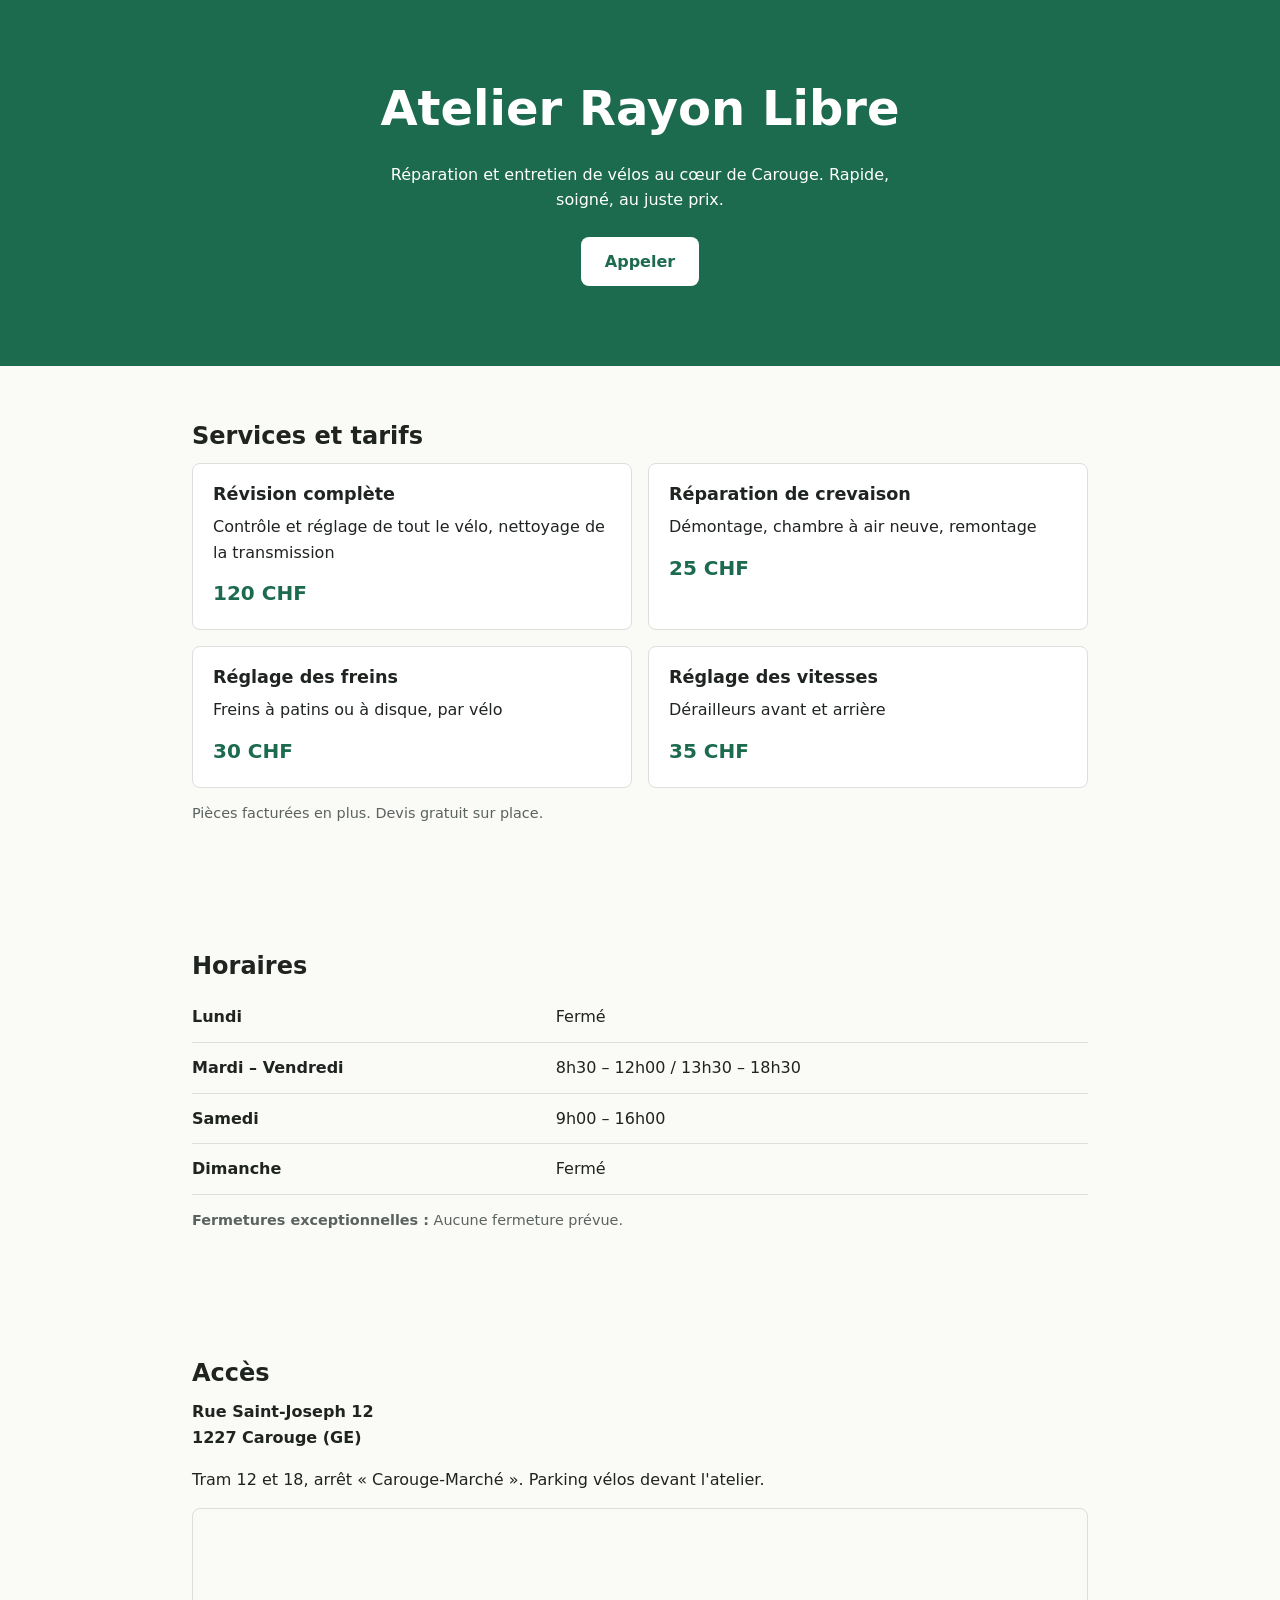
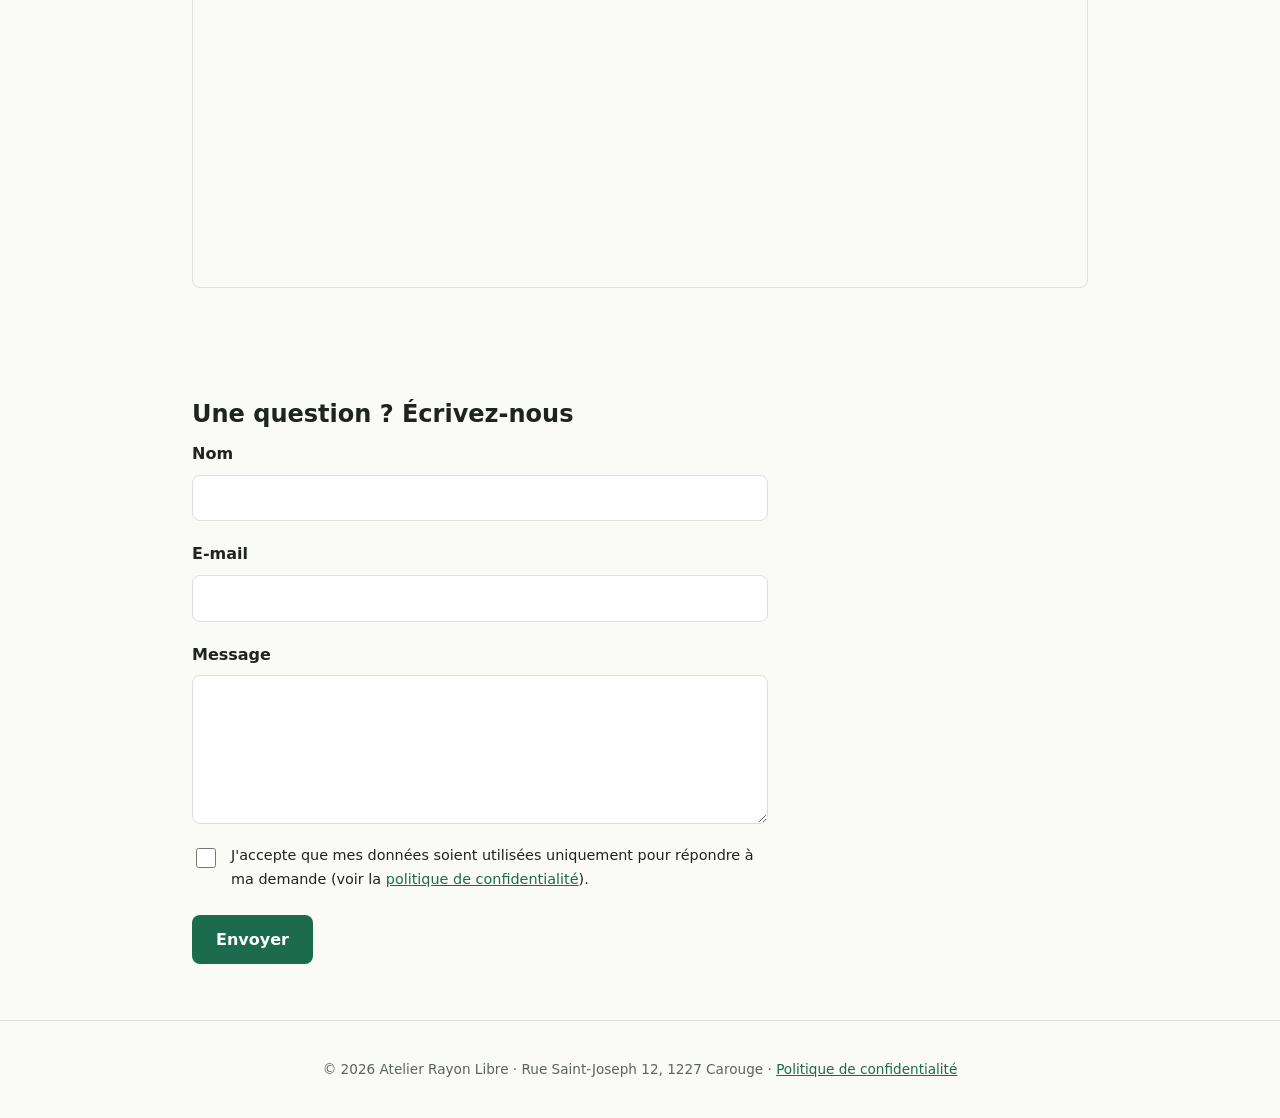
<file: version-code/index.html>
<!DOCTYPE html>
<html lang="fr">
<head>
  <meta charset="UTF-8">
  <meta name="viewport" content="width=device-width, initial-scale=1">
  <title>Atelier Rayon Libre — Réparation de vélos à Carouge</title>
  <meta name="description" content="Atelier de réparation et d'entretien de vélos à Carouge (GE). Révision, crevaison, freins, vitesses.">
  <link rel="stylesheet" href="style.css">
</head>
<body>

  <!-- 1. En-tête : nom, accroche, bouton « Appeler » -->
  <header class="hero">
    <h1>Atelier Rayon Libre</h1>
    <p class="accroche">Réparation et entretien de vélos au cœur de Carouge. Rapide, soigné, au juste prix.</p>
    <a class="bouton" href="tel:+41220000000">Appeler</a>
  </header>

  <main>
    <!-- 2. Services et tarifs -->
    <section id="services">
      <h2>Services et tarifs</h2>
      <ul class="services">
        <li>
          <h3>Révision complète</h3>
          <p>Contrôle et réglage de tout le vélo, nettoyage de la transmission</p>
          <p class="prix">120 CHF</p>
        </li>
        <li>
          <h3>Réparation de crevaison</h3>
          <p>Démontage, chambre à air neuve, remontage</p>
          <p class="prix">25 CHF</p>
        </li>
        <li>
          <h3>Réglage des freins</h3>
          <p>Freins à patins ou à disque, par vélo</p>
          <p class="prix">30 CHF</p>
        </li>
        <li>
          <h3>Réglage des vitesses</h3>
          <p>Dérailleurs avant et arrière</p>
          <p class="prix">35 CHF</p>
        </li>
      </ul>
      <p class="note">Pièces facturées en plus. Devis gratuit sur place.</p>
    </section>

    <!-- 3. Horaires -->
    <section id="horaires">
      <h2>Horaires</h2>
      <table class="horaires">
        <tbody>
          <tr><th scope="row">Lundi</th><td>Fermé</td></tr>
          <tr><th scope="row">Mardi – Vendredi</th><td>8h30 – 12h00 / 13h30 – 18h30</td></tr>
          <tr><th scope="row">Samedi</th><td>9h00 – 16h00</td></tr>
          <tr><th scope="row">Dimanche</th><td>Fermé</td></tr>
        </tbody>
      </table>
      <p class="note"><strong>Fermetures exceptionnelles :</strong> Aucune fermeture prévue.</p>
    </section>

    <!-- 4. Accès : adresse et carte -->
    <section id="acces">
      <h2>Accès</h2>
      <address>
        Rue Saint-Joseph 12<br>
        1227 Carouge (GE)
      </address>
      <p>Tram 12 et 18, arrêt « Carouge-Marché ». Parking vélos devant l'atelier.</p>
      <iframe
        class="carte"
        title="Carte : Atelier Rayon Libre, Rue Saint-Joseph 12, Carouge"
        src="https://www.openstreetmap.org/export/embed.html?bbox=6.1350%2C46.1810%2C6.1450%2C46.1870&amp;layer=mapnik&amp;marker=46.1840%2C6.1400"
        loading="lazy"></iframe>
    </section>

    <!-- 5. Formulaire de contact : nom, e-mail, message -->
    <section id="contact">
      <h2>Une question ? Écrivez-nous</h2>
      <!-- Service de formulaire : FormPost (hébergé en Allemagne).
           Formulaire lié au domaine gueppei.github.io : les envois depuis un autre domaine (ou en local) sont refusés -->
      <form class="formulaire" action="https://www.formpost.eu/f/97b7b317" method="post">
        <label for="nom">Nom</label>
        <input type="text" id="nom" name="nom" autocomplete="name" required>

        <label for="email">E-mail</label>
        <input type="email" id="email" name="email" autocomplete="email" required>

        <label for="message">Message</label>
        <textarea id="message" name="message" rows="5" required></textarea>

        <div class="consentement">
          <input type="checkbox" id="consentement" name="consentement" required>
          <label for="consentement">J'accepte que mes données soient utilisées uniquement pour répondre à ma demande (voir la <a href="confidentialite.html">politique de confidentialité</a>).</label>
        </div>

        <!-- Champ anti-spam FormPost : invisible, laissé vide par les humains -->
        <input type="text" name="_gotcha" style="display:none" tabindex="-1" autocomplete="off" aria-hidden="true">

        <button class="bouton" type="submit">Envoyer</button>
      </form>
    </section>
  </main>

  <footer>
    <p>© 2026 Atelier Rayon Libre · Rue Saint-Joseph 12, 1227 Carouge · <a href="confidentialite.html">Politique de confidentialité</a></p>
  </footer>

</body>
</html>
</file>
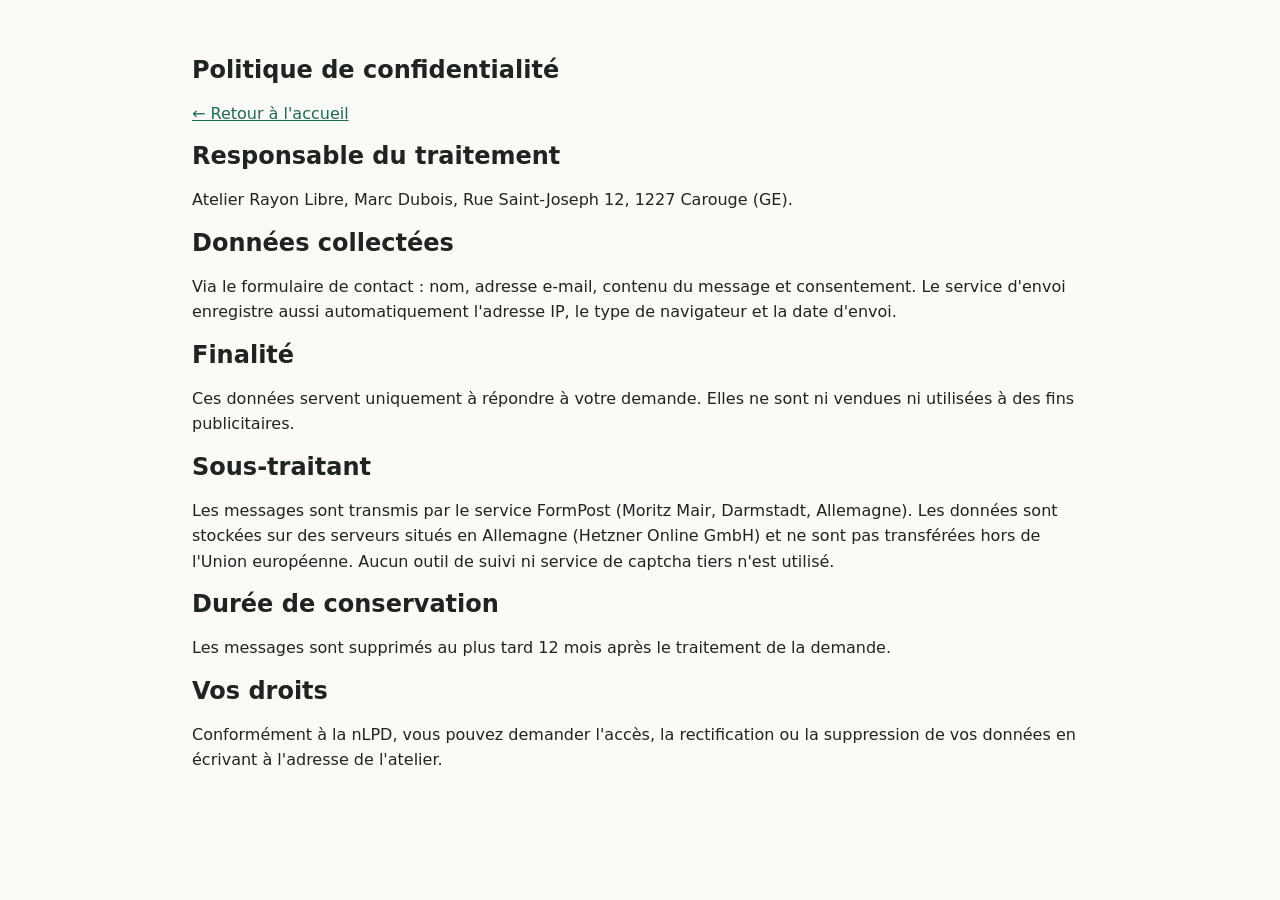
<file: version-code/confidentialite.html>
<!DOCTYPE html>
<html lang="fr">
<head>
  <meta charset="UTF-8">
  <meta name="viewport" content="width=device-width, initial-scale=1">
  <title>Politique de confidentialité — Atelier Rayon Libre</title>
  <link rel="stylesheet" href="style.css">
</head>
<body>

  <main>
    <section>
      <h1>Politique de confidentialité</h1>
      <p><a href="index.html">← Retour à l'accueil</a></p>

      <h2>Responsable du traitement</h2>
      <p>Atelier Rayon Libre, Marc Dubois, Rue Saint-Joseph 12, 1227 Carouge (GE).</p>

      <h2>Données collectées</h2>
      <p>Via le formulaire de contact : nom, adresse e-mail, contenu du message et consentement. Le service d'envoi enregistre aussi automatiquement l'adresse IP, le type de navigateur et la date d'envoi.</p>

      <h2>Finalité</h2>
      <p>Ces données servent uniquement à répondre à votre demande. Elles ne sont ni vendues ni utilisées à des fins publicitaires.</p>

      <h2>Sous-traitant</h2>
      <p>Les messages sont transmis par le service FormPost (Moritz Mair, Darmstadt, Allemagne). Les données sont stockées sur des serveurs situés en Allemagne (Hetzner Online GmbH) et ne sont pas transférées hors de l'Union européenne. Aucun outil de suivi ni service de captcha tiers n'est utilisé.</p>

      <h2>Durée de conservation</h2>
      <p>Les messages sont supprimés au plus tard 12 mois après le traitement de la demande.</p>

      <h2>Vos droits</h2>
      <p>Conformément à la nLPD, vous pouvez demander l'accès, la rectification ou la suppression de vos données en écrivant à l'adresse de l'atelier.</p>
    </section>
  </main>

</body>
</html>
</file>
<file: version-code/style.css>
/* Styles mobile-first : écrire d'abord pour petit écran */

:root {
  --couleur-fond: #fafaf7;
  --couleur-texte: #1f2421;
  --couleur-secondaire: #5b6360;
  --couleur-accent: #1d6b4f;
  --couleur-accent-fonce: #14503b;
  --couleur-carte: #ffffff;
  --couleur-bordure: #dcdfdc;
  --rayon: 8px;
}

*,
*::before,
*::after {
  box-sizing: border-box;
}

body {
  margin: 0;
  font-family: system-ui, -apple-system, "Segoe UI", Roboto, sans-serif;
  font-size: 1rem;
  line-height: 1.6;
  color: var(--couleur-texte);
  background: var(--couleur-fond);
}

h1,
h2,
h3 {
  line-height: 1.2;
  margin: 0 0 0.5em;
}

a {
  color: var(--couleur-accent);
}

/* Bouton (lien « Appeler » et bouton « Envoyer ») */
.bouton {
  display: inline-block;
  min-height: 44px;
  padding: 0.75rem 1.5rem;
  border: none;
  border-radius: var(--rayon);
  background: var(--couleur-accent);
  color: #fff;
  font: inherit;
  font-weight: 600;
  text-decoration: none;
  cursor: pointer;
}

.bouton:hover,
.bouton:focus-visible {
  background: var(--couleur-accent-fonce);
}

.bouton:focus-visible,
input:focus-visible,
textarea:focus-visible {
  outline: 3px solid var(--couleur-accent);
  outline-offset: 2px;
}

/* 1. En-tête */
.hero {
  padding: 3rem 1rem;
  background: var(--couleur-accent);
  color: #fff;
  text-align: center;
}

.hero h1 {
  font-size: 2rem;
}

.accroche {
  margin: 0 auto 1.5rem;
  max-width: 32rem;
}

.hero .bouton {
  background: #fff;
  color: var(--couleur-accent);
}

.hero .bouton:hover,
.hero .bouton:focus-visible {
  background: #e6f0ec;
  outline-color: #fff;
}

/* Sections */
main section {
  padding: 2.5rem 1rem;
  max-width: 60rem;
  margin: 0 auto;
}

.note {
  color: var(--couleur-secondaire);
  font-size: 0.9rem;
}

/* 2. Services et tarifs */
.services {
  list-style: none;
  margin: 0;
  padding: 0;
  display: grid;
  gap: 1rem;
}

.services li {
  padding: 1.25rem;
  background: var(--couleur-carte);
  border: 1px solid var(--couleur-bordure);
  border-radius: var(--rayon);
}

.services h3 {
  font-size: 1.1rem;
}

.services p {
  margin: 0;
}

.services .prix {
  margin-top: 0.75rem;
  font-size: 1.25rem;
  font-weight: 700;
  color: var(--couleur-accent);
}

/* 3. Horaires */
.horaires {
  width: 100%;
  border-collapse: collapse;
}

.horaires th,
.horaires td {
  padding: 0.75rem 0;
  border-bottom: 1px solid var(--couleur-bordure);
  text-align: left;
  vertical-align: top;
}

.horaires th {
  padding-right: 1rem;
  font-weight: 600;
}

/* 4. Accès */
address {
  font-style: normal;
  font-weight: 600;
}

.carte {
  display: block;
  width: 100%;
  height: 280px;
  border: 1px solid var(--couleur-bordure);
  border-radius: var(--rayon);
}

/* 5. Formulaire de contact */
.formulaire {
  display: grid;
  gap: 0.5rem;
}

.formulaire label {
  font-weight: 600;
}

.formulaire input[type="text"],
.formulaire input[type="email"],
.formulaire textarea {
  width: 100%;
  min-height: 44px;
  padding: 0.6rem 0.75rem;
  margin-bottom: 0.75rem;
  border: 1px solid var(--couleur-bordure);
  border-radius: var(--rayon);
  background: var(--couleur-carte);
  font: inherit;
}

.consentement {
  display: flex;
  gap: 0.75rem;
  align-items: flex-start;
  margin-bottom: 1rem;
}

.consentement input {
  width: 1.25rem;
  height: 1.25rem;
  margin-top: 0.2rem;
  flex-shrink: 0;
}

.consentement label {
  font-weight: normal;
  font-size: 0.9rem;
}

.formulaire .bouton {
  justify-self: start;
}

/* Pied de page */
footer {
  padding: 1.5rem 1rem;
  border-top: 1px solid var(--couleur-bordure);
  text-align: center;
  font-size: 0.85rem;
  color: var(--couleur-secondaire);
}

/* Desktop */
@media (min-width: 768px) {
  .hero {
    padding: 5rem 2rem;
  }

  .hero h1 {
    font-size: 3rem;
  }

  main section {
    padding: 3.5rem 2rem;
  }

  .services {
    grid-template-columns: repeat(2, 1fr);
  }

  .carte {
    height: 380px;
  }

  .formulaire {
    max-width: 36rem;
  }
}
</file>
